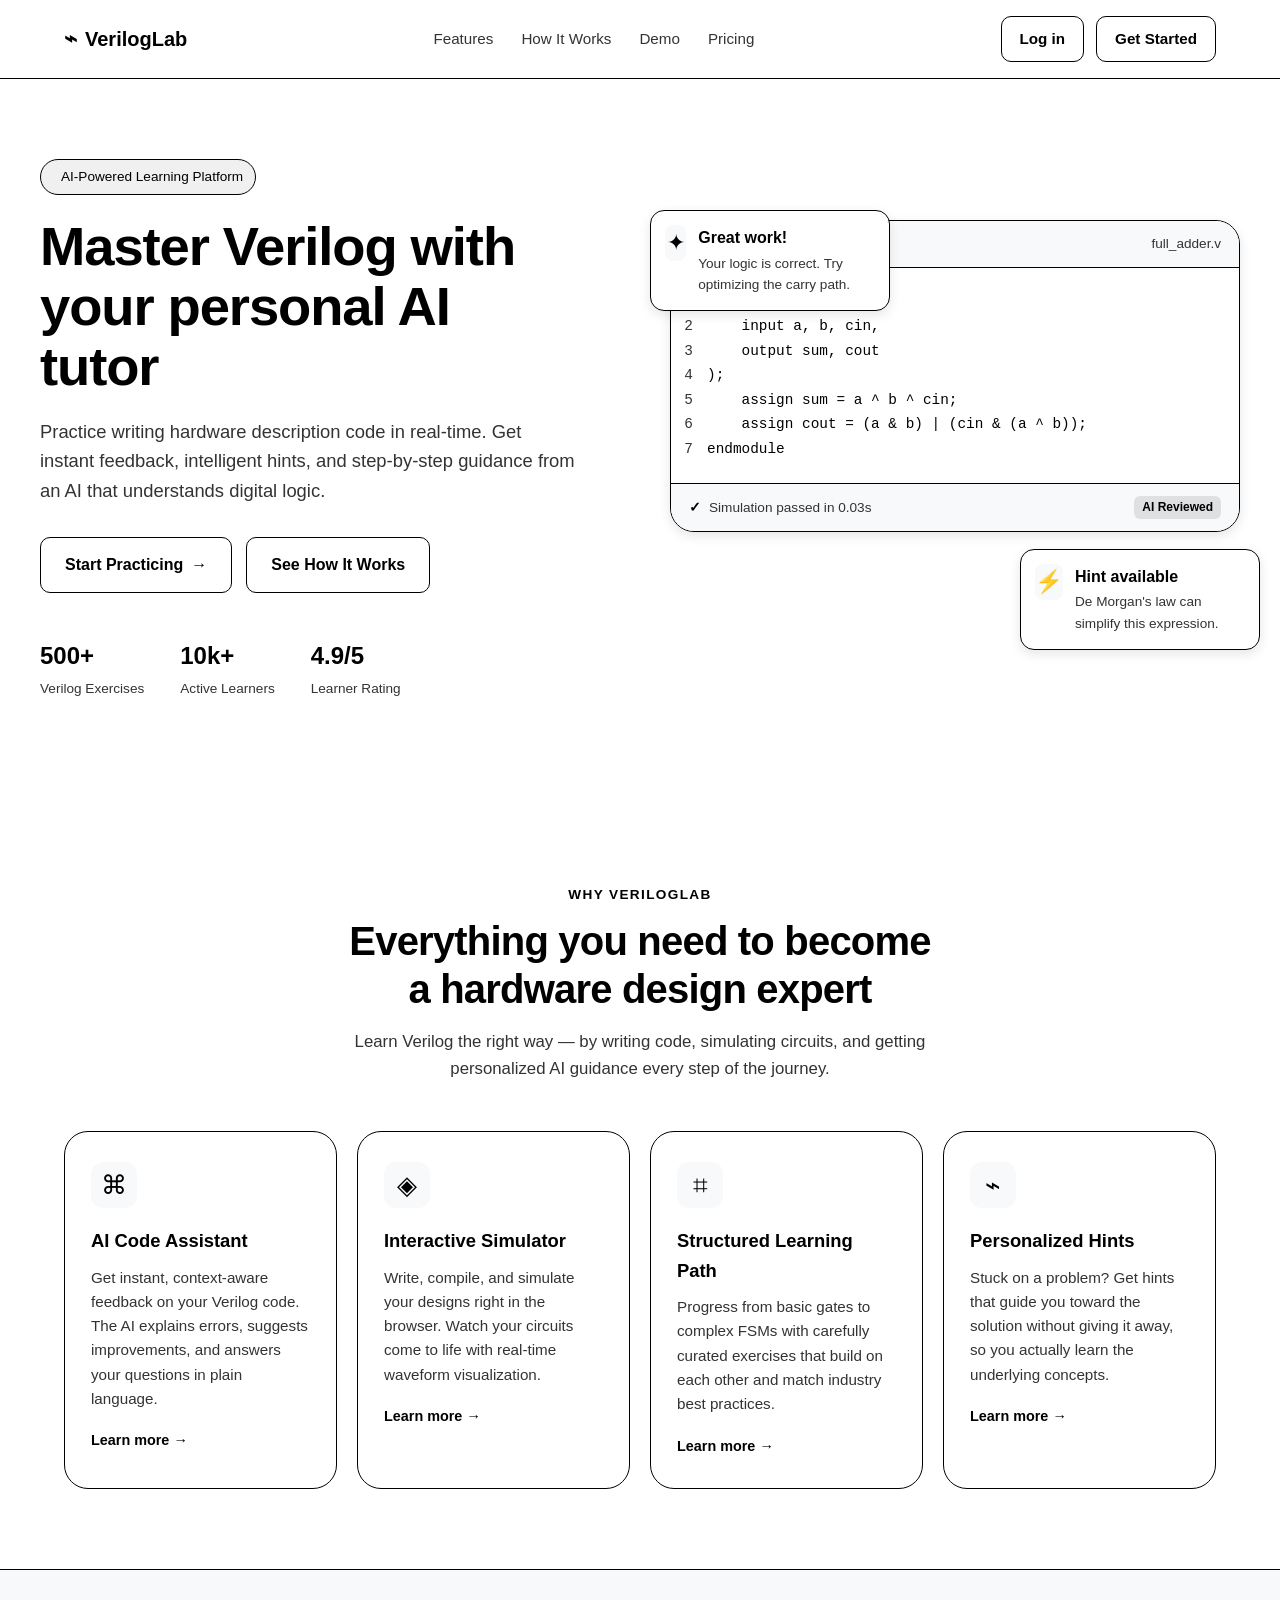
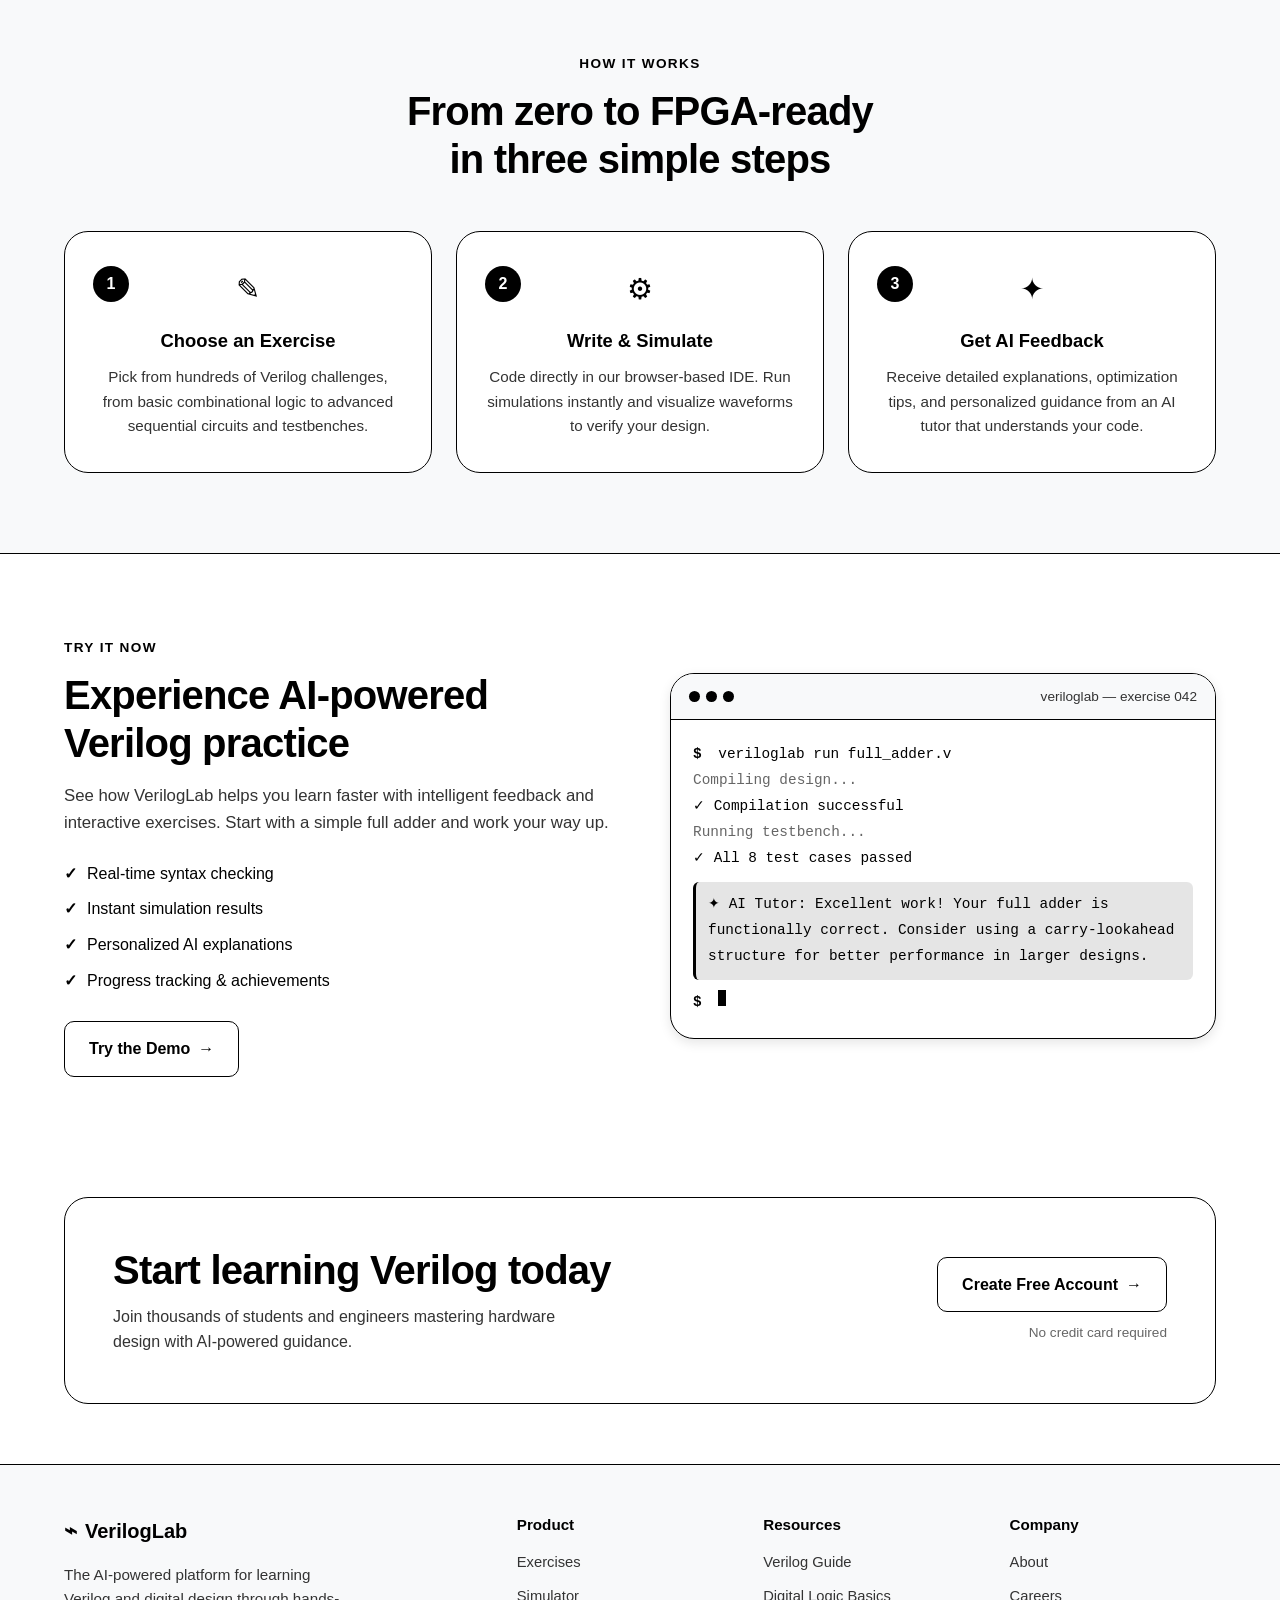
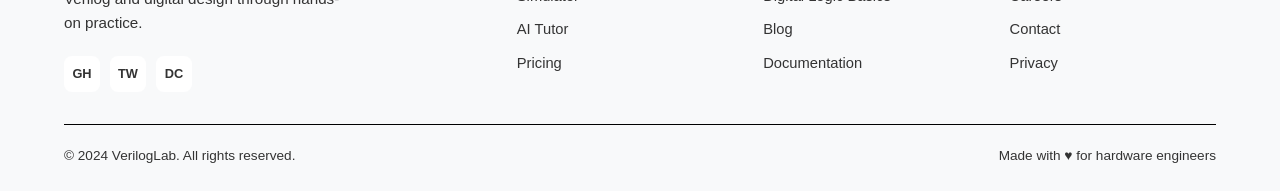
<file: verilog-ai-edu/archive/mockup_landing_page/index.backup.html>
<!DOCTYPE html>
<html lang="en">
<head>
    <meta charset="UTF-8">
    <meta name="viewport" content="width=device-width, initial-scale=1.0">
    <title>VerilogLab — Learn Verilog with AI</title>
    <link rel="stylesheet" href="styles.css">
</head>
<body>
    <nav class="navbar">
        <div class="nav-inner">
            <div class="logo">
                <span class="logo-icon">⌁</span>
                <span class="logo-text">Verilog<span>Lab</span></span>
            </div>
            <div class="nav-links">
                <a href="#features">Features</a>
                <a href="#how-it-works">How It Works</a>
                <a href="#demo">Demo</a>
                <a href="#pricing">Pricing</a>
            </div>
            <div class="nav-actions">
                <a href="#" class="btn-ghost">Log in</a>
                <a href="#" class="btn-primary">Get Started</a>
            </div>
        </div>
    </nav>

    <header class="hero">
        <div class="hero-inner">
            <div class="hero-content">
                <div class="badge">
                    <span class="pulse-dot"></span>
                    AI-Powered Learning Platform
                </div>
                <h1>Master <span class="gradient-text">Verilog</span> with your personal AI tutor</h1>
                <p class="hero-sub">Practice writing hardware description code in real-time. Get instant feedback, intelligent hints, and step-by-step guidance from an AI that understands digital logic.</p>
                <div class="hero-actions">
                    <a href="#demo" class="btn-primary btn-large">Start Practicing <span>→</span></a>
                    <a href="#how-it-works" class="btn-outline btn-large">See How It Works</a>
                </div>
                <div class="hero-stats">
                    <div class="stat">
                        <strong>500+</strong>
                        <span>Verilog Exercises</span>
                    </div>
                    <div class="stat">
                        <strong>10k+</strong>
                        <span>Active Learners</span>
                    </div>
                    <div class="stat">
                        <strong>4.9/5</strong>
                        <span>Learner Rating</span>
                    </div>
                </div>
            </div>
            <div class="hero-visual">
                <div class="code-window">
                    <div class="window-bar">
                        <div class="dots">
                            <span></span><span></span><span></span>
                        </div>
                        <span class="window-title">full_adder.v</span>
                    </div>
                    <div class="code-body">
                        <div class="code-line"><span class="ln">1</span><code><span class="kw">module</span> full_adder (</code></div>
                        <div class="code-line"><span class="ln">2</span><code>&nbsp;&nbsp;&nbsp;&nbsp;<span class="kw">input</span> a, b, cin,</code></div>
                        <div class="code-line"><span class="ln">3</span><code>&nbsp;&nbsp;&nbsp;&nbsp;<span class="kw">output</span> sum, cout</code></div>
                        <div class="code-line"><span class="ln">4</span><code>);</code></div>
                        <div class="code-line"><span class="ln">5</span><code>&nbsp;&nbsp;&nbsp;&nbsp;<span class="kw">assign</span> sum = a ^ b ^ cin;</code></div>
                        <div class="code-line"><span class="ln">6</span><code>&nbsp;&nbsp;&nbsp;&nbsp;<span class="kw">assign</span> cout = (a &amp; b) | (cin &amp; (a ^ b));</code></div>
                        <div class="code-line"><span class="ln">7</span><code><span class="kw">endmodule</span></code></div>
                    </div>
                    <div class="code-footer">
                        <span class="status-ok">✓</span>
                        <span>Simulation passed in 0.03s</span>
                        <span class="ai-tag">AI Reviewed</span>
                    </div>
                </div>
                <div class="floating-card card-1">
                    <div class="card-icon">✦</div>
                    <div>
                        <strong>Great work!</strong>
                        <p>Your logic is correct. Try optimizing the carry path.</p>
                    </div>
                </div>
                <div class="floating-card card-2">
                    <div class="card-icon">⚡</div>
                    <div>
                        <strong>Hint available</strong>
                        <p>De Morgan's law can simplify this expression.</p>
                    </div>
                </div>
            </div>
        </div>
    </header>

    <section class="features" id="features">
        <div class="container">
            <div class="section-header">
                <div class="eyebrow">Why VerilogLab</div>
                <h2>Everything you need to become<br>a hardware design expert</h2>
                <p>Learn Verilog the right way — by writing code, simulating circuits, and getting personalized AI guidance every step of the journey.</p>
            </div>
            <div class="feature-grid">
                <div class="feature-card">
                    <div class="feature-icon">⌘</div>
                    <h3>AI Code Assistant</h3>
                    <p>Get instant, context-aware feedback on your Verilog code. The AI explains errors, suggests improvements, and answers your questions in plain language.</p>
                    <a href="#" class="feature-link">Learn more <span>→</span></a>
                </div>
                <div class="feature-card">
                    <div class="feature-icon">◈</div>
                    <h3>Interactive Simulator</h3>
                    <p>Write, compile, and simulate your designs right in the browser. Watch your circuits come to life with real-time waveform visualization.</p>
                    <a href="#" class="feature-link">Learn more <span>→</span></a>
                </div>
                <div class="feature-card">
                    <div class="feature-icon">⌗</div>
                    <h3>Structured Learning Path</h3>
                    <p>Progress from basic gates to complex FSMs with carefully curated exercises that build on each other and match industry best practices.</p>
                    <a href="#" class="feature-link">Learn more <span>→</span></a>
                </div>
                <div class="feature-card">
                    <div class="feature-icon">⌁</div>
                    <h3>Personalized Hints</h3>
                    <p>Stuck on a problem? Get hints that guide you toward the solution without giving it away, so you actually learn the underlying concepts.</p>
                    <a href="#" class="feature-link">Learn more <span>→</span></a>
                </div>
            </div>
        </div>
    </section>

    <section class="how-it-works" id="how-it-works">
        <div class="container">
            <div class="section-header">
                <div class="eyebrow">How It Works</div>
                <h2>From zero to FPGA-ready<br>in three simple steps</h2>
            </div>
            <div class="steps">
                <div class="step">
                    <div class="step-number">1</div>
                    <div class="step-icon">✎</div>
                    <h3>Choose an Exercise</h3>
                    <p>Pick from hundreds of Verilog challenges, from basic combinational logic to advanced sequential circuits and testbenches.</p>
                </div>
                <div class="step">
                    <div class="step-number">2</div>
                    <div class="step-icon">⚙</div>
                    <h3>Write &amp; Simulate</h3>
                    <p>Code directly in our browser-based IDE. Run simulations instantly and visualize waveforms to verify your design.</p>
                </div>
                <div class="step">
                    <div class="step-number">3</div>
                    <div class="step-icon">✦</div>
                    <h3>Get AI Feedback</h3>
                    <p>Receive detailed explanations, optimization tips, and personalized guidance from an AI tutor that understands your code.</p>
                </div>
            </div>
        </div>
    </section>

    <section class="demo" id="demo">
        <div class="container">
            <div class="demo-grid">
                <div class="demo-content">
                    <div class="eyebrow">Try It Now</div>
                    <h2>Experience AI-powered<br>Verilog practice</h2>
                    <p>See how VerilogLab helps you learn faster with intelligent feedback and interactive exercises. Start with a simple full adder and work your way up.</p>
                    <ul class="demo-list">
                        <li><span>✓</span> Real-time syntax checking</li>
                        <li><span>✓</span> Instant simulation results</li>
                        <li><span>✓</span> Personalized AI explanations</li>
                        <li><span>✓</span> Progress tracking &amp; achievements</li>
                    </ul>
                    <a href="#" class="btn-primary btn-large">Try the Demo <span>→</span></a>
                </div>
                <div class="demo-visual">
                    <div class="terminal-window">
                        <div class="window-bar">
                            <div class="dots">
                                <span></span><span></span><span></span>
                            </div>
                            <span class="window-title">veriloglab — exercise 042</span>
                        </div>
                        <div class="terminal-body">
                            <div class="terminal-line"><span class="prompt">$</span> veriloglab run full_adder.v</div>
                            <div class="terminal-line dim">Compiling design...</div>
                            <div class="terminal-line success">✓ Compilation successful</div>
                            <div class="terminal-line dim">Running testbench...</div>
                            <div class="terminal-line success">✓ All 8 test cases passed</div>
                            <div class="terminal-line ai">✦ AI Tutor: Excellent work! Your full adder is functionally correct. Consider using a carry-lookahead structure for better performance in larger designs.</div>
                            <div class="terminal-line"><span class="prompt">$</span> <span class="cursor"></span></div>
                        </div>
                    </div>
                </div>
            </div>
        </div>
    </section>

    <section class="cta">
        <div class="container">
            <div class="cta-card">
                <div>
                    <h2>Start learning Verilog today</h2>
                    <p>Join thousands of students and engineers mastering hardware design with AI-powered guidance.</p>
                </div>
                <div class="cta-actions">
                    <a href="#" class="btn-primary btn-large">Create Free Account <span>→</span></a>
                    <span class="cta-note">No credit card required</span>
                </div>
            </div>
        </div>
    </section>

    <footer class="footer" id="pricing">
        <div class="container">
            <div class="footer-grid">
                <div class="footer-brand">
                    <div class="logo">
                        <span class="logo-icon">⌁</span>
                        <span class="logo-text">Verilog<span>Lab</span></span>
                    </div>
                    <p>The AI-powered platform for learning Verilog and digital design through hands-on practice.</p>
                    <div class="socials">
                        <a href="#" aria-label="GitHub">GH</a>
                        <a href="#" aria-label="Twitter">TW</a>
                        <a href="#" aria-label="Discord">DC</a>
                    </div>
                </div>
                <div class="footer-links">
                    <h4>Product</h4>
                    <a href="#">Exercises</a>
                    <a href="#">Simulator</a>
                    <a href="#">AI Tutor</a>
                    <a href="#">Pricing</a>
                </div>
                <div class="footer-links">
                    <h4>Resources</h4>
                    <a href="#">Verilog Guide</a>
                    <a href="#">Digital Logic Basics</a>
                    <a href="#">Blog</a>
                    <a href="#">Documentation</a>
                </div>
                <div class="footer-links">
                    <h4>Company</h4>
                    <a href="#">About</a>
                    <a href="#">Careers</a>
                    <a href="#">Contact</a>
                    <a href="#">Privacy</a>
                </div>
            </div>
            <div class="footer-bottom">
                <span>© 2024 VerilogLab. All rights reserved.</span>
                <span>Made with ♥ for hardware engineers</span>
            </div>
        </div>
    </footer>

</body>
</html>
</file>
<file: verilog-ai-edu/archive/mockup_landing_page/styles.css>
:root {
    --bg: #ffffff;
    --bg-elevated: #f8f9fa;
    --bg-card: #ffffff;
    --bg-card-hover: #f0f0f0;
    --border: #000000;
    --border-strong: #000000;
    --text: #000000;
    --text-dim: #333333;
    --text-muted: #666666;
    --accent: #000000;
    --accent-2: #000000;
    --accent-3: #000000;
    --gradient: none;
    --radius: 14px;
    --radius-lg: 24px;
    --shadow: 0 4px 12px rgba(0,0,0,0.1);
    --max-width: 1200px;
    --font: -apple-system, BlinkMacSystemFont, "Segoe UI", Roboto, "Helvetica Neue", Arial, sans-serif;
}

* { box-sizing: border-box; }

html { scroll-behavior: smooth; }

body {
    margin: 0;
    font-family: var(--font);
    background: var(--bg);
    color: var(--text);
    line-height: 1.6;
    -webkit-font-smoothing: antialiased;
}

a { color: inherit; text-decoration: none; }

.container {
    max-width: var(--max-width);
    margin: 0 auto;
    padding: 0 24px;
}

/* Navbar */
.navbar {
    position: sticky;
    top: 0;
    z-index: 100;
    background: rgba(255, 255, 255, 0.9);
    backdrop-filter: blur(12px);
    border-bottom: 1px solid var(--border);
}

.nav-inner {
    max-width: var(--max-width);
    margin: 0 auto;
    padding: 16px 24px;
    display: flex;
    align-items: center;
    justify-content: space-between;
    gap: 24px;
}

.logo {
    display: flex;
    align-items: center;
    gap: 8px;
    font-weight: 700;
    font-size: 1.25rem;
}

.logo-icon {
    color: var(--accent);
    font-size: 1.4rem;
}

.logo-text span { color: var(--accent); }

.nav-links {
    display: flex;
    gap: 28px;
    color: var(--text-dim);
    font-size: 0.95rem;
}

.nav-links a:hover { color: var(--text); transition: color 0.2s; }

.nav-actions {
    display: flex;
    gap: 12px;
    align-items: center;
}

.btn-ghost, .btn-primary, .btn-outline {
    display: inline-flex;
    align-items: center;
    gap: 8px;
    padding: 10px 18px;
    border-radius: 10px;
    font-weight: 600;
    font-size: 0.95rem;
    transition: all 0.2s ease;
    border: 1px solid var(--border);
    background: var(--bg-card);
    color: var(--text);
}

.btn-ghost:hover { background: var(--bg-card-hover); }

.btn-primary {
    background: var(--bg-card);
    color: var(--text);
}

.btn-primary:hover {
    background: var(--bg-card-hover);
    transform: translateY(-1px);
}

.btn-outline {
    border-color: var(--border-strong);
    color: var(--text);
}

.btn-outline:hover { background: var(--bg-card-hover); }

.btn-large { padding: 14px 24px; font-size: 1rem; }

/* Hero */
.hero {
    padding: 80px 24px 100px;
    overflow: hidden;
}

.hero-inner {
    max-width: var(--max-width);
    margin: 0 auto;
    display: grid;
    grid-template-columns: 1fr 1fr;
    gap: 60px;
    align-items: center;
}

.hero-content { max-width: 540px; }

.badge {
    display: inline-flex;
    align-items: center;
    gap: 8px;
    padding: 6px 12px;
    border-radius: 100px;
    background: var(--bg-card-hover);
    border: 1px solid var(--border);
    color: var(--accent);
    font-size: 0.85rem;
    margin-bottom: 22px;
}

.hero h1 {
    font-size: 3.4rem;
    line-height: 1.1;
    margin: 0 0 20px;
    letter-spacing: -0.02em;
    font-weight: 800;
}

.gradient-text {
    /* Since accent is black, we can't do gradient; just use black */
    color: var(--text);
}

.hero-sub {
    font-size: 1.15rem;
    color: var(--text-dim);
    margin: 0 0 32px;
}

.hero-actions {
    display: flex;
    gap: 14px;
    margin-bottom: 44px;
    flex-wrap: wrap;
}

.hero-stats {
    display: flex;
    gap: 36px;
}

.stat strong {
    display: block;
    font-size: 1.5rem;
    font-weight: 700;
}

.stat span {
    font-size: 0.85rem;
    color: var(--text-dim);
}

/* Hero visual */
.hero-visual {
    position: relative;
    min-height: 420px;
}

.code-window {
    background: var(--bg-card);
    border: 1px solid var(--border);
    border-radius: var(--radius-lg);
    overflow: hidden;
    box-shadow: var(--shadow);
}

.window-bar {
    display: flex;
    align-items: center;
    gap: 14px;
    padding: 12px 18px;
    border-bottom: 1px solid var(--border);
    background: var(--bg-elevated);
}

.dots { display: flex; gap: 6px; }
.dots span {
    width: 11px;
    height: 11px;
    border-radius: 50%;
    background: var(--accent);
}
.dots span:nth-child(1) { background: #000; }
.dots span:nth-child(2) { background: #000; }
.dots span:nth-child(3) { background: #000; }

.window-title { color: var(--text-dim); font-size: 0.85rem; margin-left: auto; }

.code-body {
    padding: 22px 0;
    font-family: "SF Mono", "Fira Code", Menlo, Consolas, monospace;
    font-size: 0.9rem;
    line-height: 1.7;
}

.code-line { display: flex; }
.code-line .ln {
    color: var(--text-dim);
    min-width: 36px;
    text-align: right;
    padding-right: 14px;
    user-select: none;
}
.code-line code { color: var(--text); }
.kw { color: var(--accent); }

.code-footer {
    display: flex;
    align-items: center;
    gap: 8px;
    padding: 12px 18px;
    border-top: 1px solid var(--border);
    background: var(--bg-elevated);
    color: var(--text-dim);
    font-size: 0.85rem;
}

.status-ok { color: var(--accent-3); font-weight: 700; }

.ai-tag {
    margin-left: auto;
    background: rgba(0,0,0,0.1);
    color: var(--accent-3);
    padding: 2px 8px;
    border-radius: 6px;
    font-size: 0.75rem;
    font-weight: 600;
}

.floating-card {
    position: absolute;
    display: flex;
    align-items: flex-start;
    gap: 12px;
    background: var(--bg-card);
    border: 1px solid var(--border);
    border-radius: var(--radius);
    padding: 14px;
    box-shadow: var(--shadow);
    width: 240px;
}

.floating-card p { margin: 2px 0 0; font-size: 0.85rem; color: var(--text-dim); }

.card-icon {
    font-size: 1.4rem;
    background: var(--bg-elevated);
    width: 36px;
    height: 36px;
    border-radius: 8px;
    display: flex;
    align-items: center;
    justify-content: center;
}

.card-1 { top: -10px; left: -20px; animation: float1 6s ease-in-out infinite; }
.card-2 { bottom: -10px; right: -20px; animation: float2 6s ease-in-out infinite; }

@keyframes float1 { 0%, 100% { transform: translateY(0); } 50% { transform: translateY(-10px); } }
@keyframes float2 { 0%, 100% { transform: translateY(0); } 50% { transform: translateY(-10px); } }

/* Sections */
section { padding: 80px 0; }

.section-header { text-align: center; margin-bottom: 48px; }

.eyebrow {
    display: inline-block;
    color: var(--accent);
    font-weight: 600;
    font-size: 0.85rem;
    text-transform: uppercase;
    letter-spacing: 0.1em;
    margin-bottom: 12px;
}

.section-header h2, .demo-content h2, .cta h2 {
    font-size: 2.5rem;
    margin: 0 0 16px;
    letter-spacing: -0.02em;
    line-height: 1.2;
}

.section-header p, .demo-content > p {
    color: var(--text-dim);
    max-width: 600px;
    margin: 0 auto;
    font-size: 1.05rem;
}

/* Features */
.features { background: var(--bg); }

.feature-grid {
    display: grid;
    grid-template-columns: repeat(4, 1fr);
    gap: 20px;
}

.feature-card {
    background: var(--bg-card);
    border: 1px solid var(--border);
    border-radius: var(--radius-lg);
    padding: 30px 26px;
    transition: all 0.25s ease;
}

.feature-card:hover {
    background: var(--bg-card-hover);
    border-color: var(--border-strong);
    transform: translateY(-4px);
}

.feature-icon {
    font-size: 1.6rem;
    width: 46px;
    height: 46px;
    display: flex;
    align-items: center;
    justify-content: center;
    border-radius: 12px;
    background: var(--bg-elevated);
    margin-bottom: 18px;
}

.feature-card h3 { margin: 0 0 10px; font-size: 1.15rem; }
.feature-card p { color: var(--text-dim); font-size: 0.95rem; margin: 0 0 16px; }

.feature-link {
    color: var(--accent);
    font-weight: 600;
    font-size: 0.9rem;
}
.feature-link span { transition: transform 0.2s; display: inline-block; }
.feature-link:hover span { transform: translateX(3px); }

/* How It Works */
.how-it-works { background: var(--bg-elevated); border-top: 1px solid var(--border); border-bottom: 1px solid var(--border); }

.steps {
    display: grid;
    grid-template-columns: repeat(3, 1fr);
    gap: 24px;
    position: relative;
}

.step {
    background: var(--bg-card);
    border: 1px solid var(--border);
    border-radius: var(--radius-lg);
    padding: 34px 28px;
    text-align: center;
}

.step-number {
    position: absolute;
    width: 36px;
    height: 36px;
    border-radius: 50%;
    background: var(--accent);
    color: #ffffff;
    font-weight: 700;
    display: flex;
    align-items: center;
    justify-content: center;
}

.step-icon {
    font-size: 1.8rem;
    margin-bottom: 14px;
}

.step h3 { margin: 0 0 10px; font-size: 1.15rem; }
.step p { color: var(--text-dim); font-size: 0.95rem; margin: 0; }

/* Demo */
.demo { background: var(--bg); }

.demo-grid {
    display: grid;
    grid-template-columns: 1fr 1fr;
    gap: 60px;
    align-items: center;
}

.demo-content > p { margin: 0 0 24px; }

.demo-list {
    list-style: none;
    padding: 0;
    margin: 0 0 28px;
    display: flex;
    flex-direction: column;
    gap: 10px;
}

.demo-list li { display: flex; align-items: center; gap: 10px; }
.demo-list li span { color: var(--accent-3); font-weight: 700; }

.terminal-window {
    background: var(--bg-card);
    border: 1px solid var(--border);
    border-radius: var(--radius-lg);
    overflow: hidden;
    box-shadow: var(--shadow);
}

.terminal-body {
    padding: 22px;
    font-family: "SF Mono", "Fira Code", Menlo, Consolas, monospace;
    font-size: 0.9rem;
    line-height: 1.8;
}

.terminal-line { color: var(--text); }
.terminal-line.dim { color: var(--text-muted); }
.terminal-line.success { color: var(--accent-3); }
.terminal-line.ai {
    background: rgba(0,0,0,0.1);
    border-left: 3px solid var(--accent-3);
    padding: 10px 12px;
    border-radius: 6px;
    margin: 10px 0;
    color: var(--text);
}

.prompt { color: var(--accent); margin-right: 8px; font-weight: 700; }
.cursor {
    display: inline-block;
    width: 8px;
    height: 16px;
    background: var(--accent);
    animation: blink 1s steps(2) infinite;
}

@keyframes blink { 50% { opacity: 0; } }

/* CTA */
.cta { padding: 40px 0 60px; }

.cta-card {
    background: var(--bg-card);
    border: 1px solid var(--border);
    border-radius: var(--radius-lg);
    padding: 48px;
    display: flex;
    align-items: center;
    justify-content: space-between;
    gap: 40px;
    flex-wrap: wrap;
}

.cta-card h2 { margin: 0 0 10px; }
.cta-card p { color: var(--text-dim); margin: 0; max-width: 480px; }

.cta-actions { display: flex; flex-direction: column; align-items: flex-end; gap: 10px; }
.cta-note { color: var(--text-muted); font-size: 0.85rem; }

/* Footer */
.footer { background: var(--bg-elevated); border-top: 1px solid var(--border); padding: 48px 0 24px; }

.footer-grid {
    display: grid;
    grid-template-columns: 2fr 1fr 1fr 1fr;
    gap: 40px;
    margin-bottom: 32px;
}

.footer-brand p { color: var(--text-dim); font-size: 0.95rem; margin: 14px 0 20px; max-width: 280px; }

.socials { display: flex; gap: 10px; }
.socials a {
    width: 36px;
    height: 36px;
    border-radius: 8px;
    display: flex;
    align-items: center;
    justify-content: center;
    background: var(--bg-card);
    color: var(--text-dim);
    font-size: 0.8rem;
    font-weight: 700;
}
.socials a:hover { color: var(--accent); background: var(--bg-card-hover); }

.footer-links h4 { margin: 0 0 14px; font-size: 0.95rem; color: var(--text); }
.footer-links a { display: block; color: var(--text-dim); margin-bottom: 10px; font-size: 0.92rem; }
.footer-links a:hover { color: var(--accent); }

.footer-bottom {
    border-top: 1px solid var(--border);
    padding-top: 20px;
    display: flex;
    justify-content: space-between;
    color: var(--text-dim);
    font-size: 0.85rem;
}

/* Verilog Workspace */
.verilog-workspace {
    padding: 80px 0;
    background: var(--bg);
}

.verilog-workspace .container {
    display: grid;
    grid-template-columns: 1fr 1fr;
    gap: 24px;
}

.editor-card {
    background: var(--bg-card);
    border: 1px solid var(--border);
    border-radius: var(--radius-lg);
    padding: 20px;
    box-shadow: var(--shadow);
    display: flex;
    flex-direction: column;
}

.editor-header {
    display: flex;
    align-items: center;
    justify-content: space-between;
    margin-bottom: 14px;
}

.editor-header h2 {
    margin: 0;
    font-size: 1.1rem;
    font-weight: 700;
}

#resetRtlButton,
#resetTbButton {
    padding: 8px 14px;
    border-radius: 8px;
    border: 1px solid var(--border);
    background: var(--bg-card);
    color: var(--text);
    font-size: 0.85rem;
    font-weight: 600;
    cursor: pointer;
    transition: all 0.2s ease;
}

#resetRtlButton:hover,
#resetTbButton:hover {
    background: var(--bg-card-hover);
}

#rtlEditor,
#testbenchEditor {
    width: 100%;
    height: 320px;
    border: 1px solid var(--border);
    border-radius: 8px;
    font-family: "SF Mono", "Fira Code", Menlo, Consolas, monospace;
    font-size: 0.85rem;
    padding: 14px;
    resize: vertical;
    background: var(--bg-elevated);
    color: var(--text);
    line-height: 1.5;
    box-sizing: border-box;
}

/* CodeMirror overrides */
.CodeMirror {
    height: 320px !important;
    font-family: "SF Mono", "Fira Code", Menlo, Consolas, monospace;
    font-size: 0.85rem;
}

.CodeMirror-cursor {
    border-left-color: var(--text) !important;
}

.cm-s-dracula {
    background: var(--bg-elevated) !important;
    color: var(--text) !important;
}

/* Simulation Controls */
.simulation-controls {
    display: flex;
    gap: 12px;
    justify-content: center;
    margin: 24px 0;
    flex-wrap: wrap;
}

#checkCodeButton,
#runSimulationButton {
    padding: 12px 28px;
    border-radius: 10px;
    font-weight: 600;
    font-size: 0.95rem;
    border: 1px solid var(--border);
    background: var(--bg-card);
    color: var(--text);
    cursor: pointer;
    transition: all 0.2s ease;
}

#checkCodeButton:hover,
#runSimulationButton:hover {
    background: var(--bg-card-hover);
    transform: translateY(-1px);
}

#runSimulationButton {
    background: var(--accent);
    color: #ffffff;
}

#runSimulationButton:hover {
    background: var(--text);
}

/* Simulation Output */
.simulation-output {
    background: var(--bg-elevated);
    border: 1px solid var(--border);
    border-radius: var(--radius);
    padding: 18px 22px;
    font-family: "SF Mono", "Fira Code", Menlo, Consolas, monospace;
    font-size: 0.88rem;
    line-height: 1.7;
    color: var(--text);
    white-space: pre-wrap;
    word-break: break-word;
    min-height: 60px;
    max-width: var(--max-width);
    margin: 0 auto;
}

/* Responsive */
@media (max-width: 1024px) {
    .feature-grid { grid-template-columns: repeat(2, 1fr); }
    .footer-grid { grid-template-columns: 1fr 1fr; }
    .verilog-workspace .container { grid-template-columns: 1fr; }
}

@media (max-width: 820px) {
    .hero-inner, .demo-grid { grid-template-columns: 1fr; }
    .hero-visual { min-height: auto; margin-top: 40px; }
    .hero h1 { font-size: 2.6rem; }
    .hero-actions { justify-content: center; }
    .hero-stats { justify-content: center; }
    .hero-content { text-align: center; max-width: none; }
    .hero-content > .badge { margin-left: auto; margin-right: auto; }
    .hero-content > p { margin-left: auto; margin-right: auto; }
    .floating-card { display: none; }
    .steps { grid-template-columns: 1fr; }
    .cta-card { text-align: center; justify-content: center; }
    .cta-actions { align-items: center; }
    .footer-grid { grid-template-columns: 1fr; }
}

@media (max-width: 600px) {
    .nav-links, .nav-actions .btn-ghost { display: none; }
    .feature-grid { grid-template-columns: 1fr; }
    .footer-grid { grid-template-columns: 1fr; }
    .footer-bottom { flex-direction: column; gap: 8px; text-align: center; }
    .hero { padding: 48px 0; }
    .section-header h2, .demo-content h2, .cta h2 { font-size: 1.9rem; }
    .hero h1 { font-size: 2.1rem; }
}
</file>
